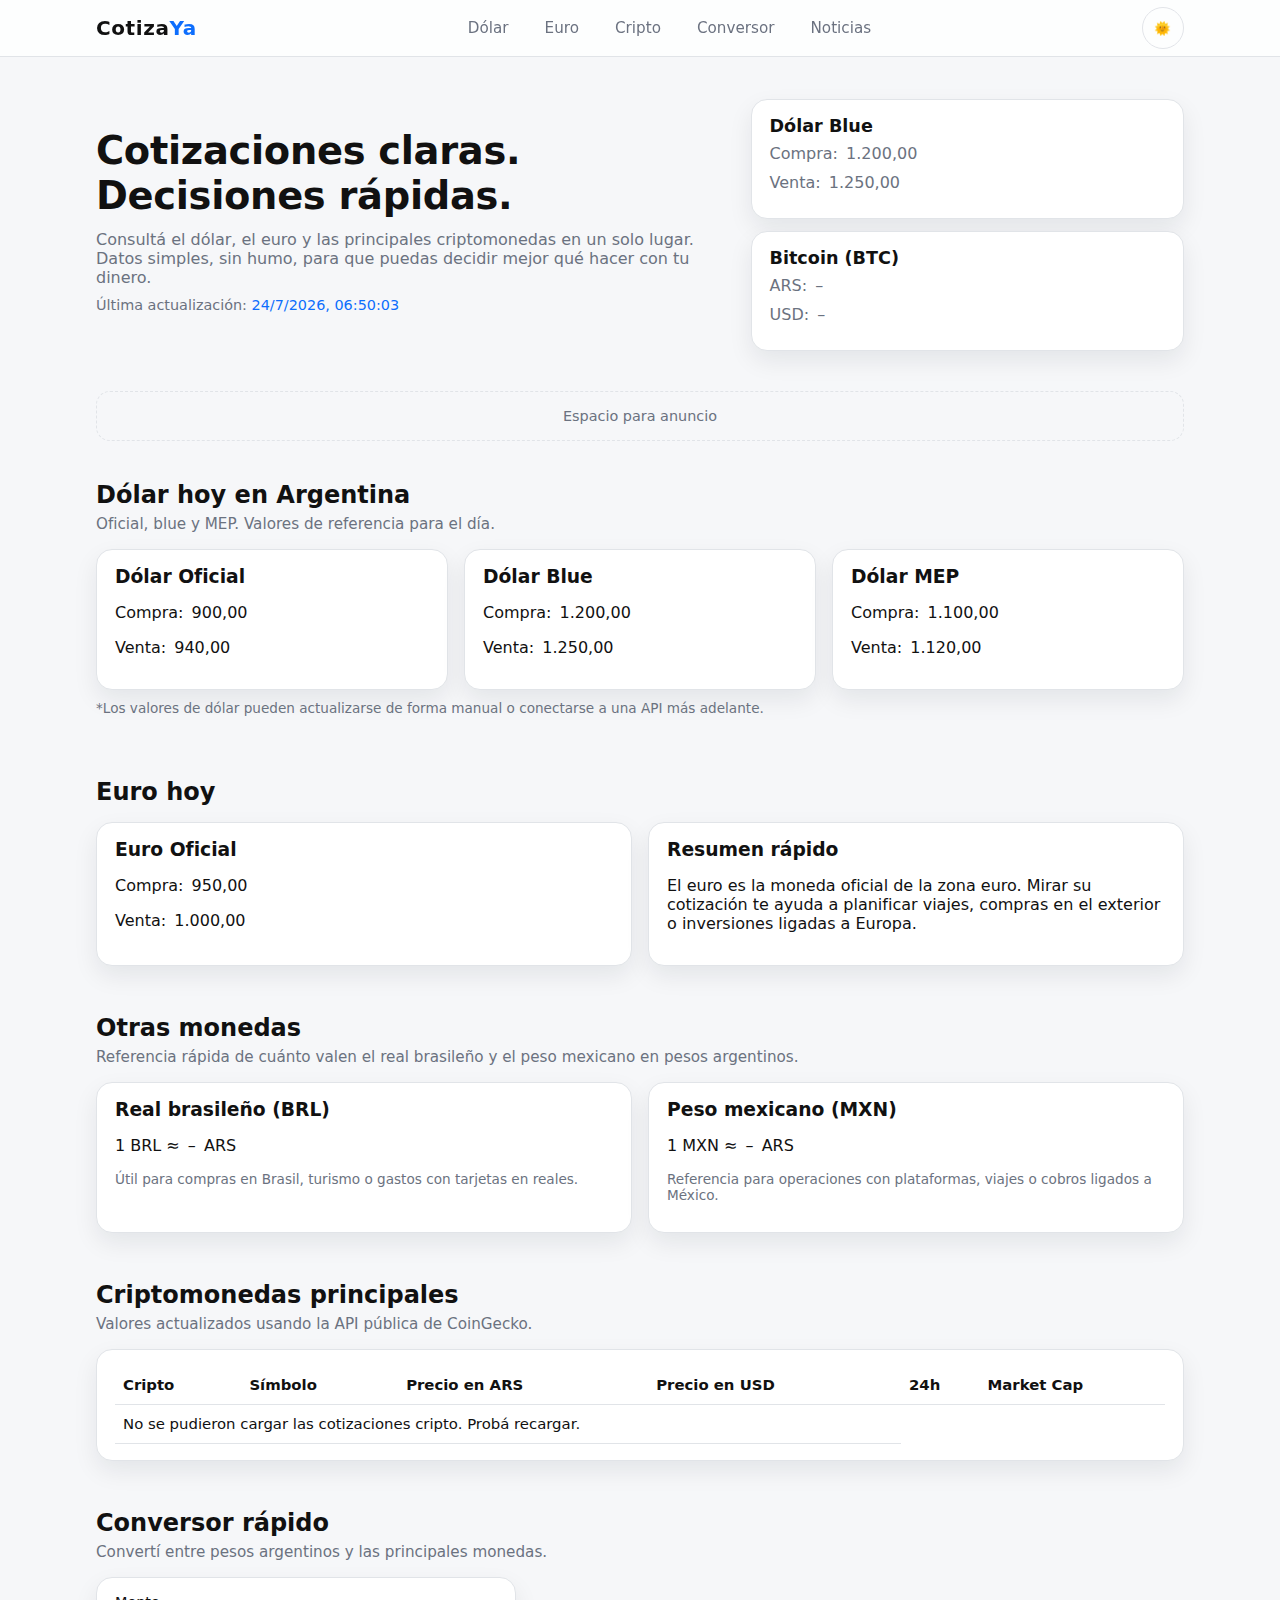
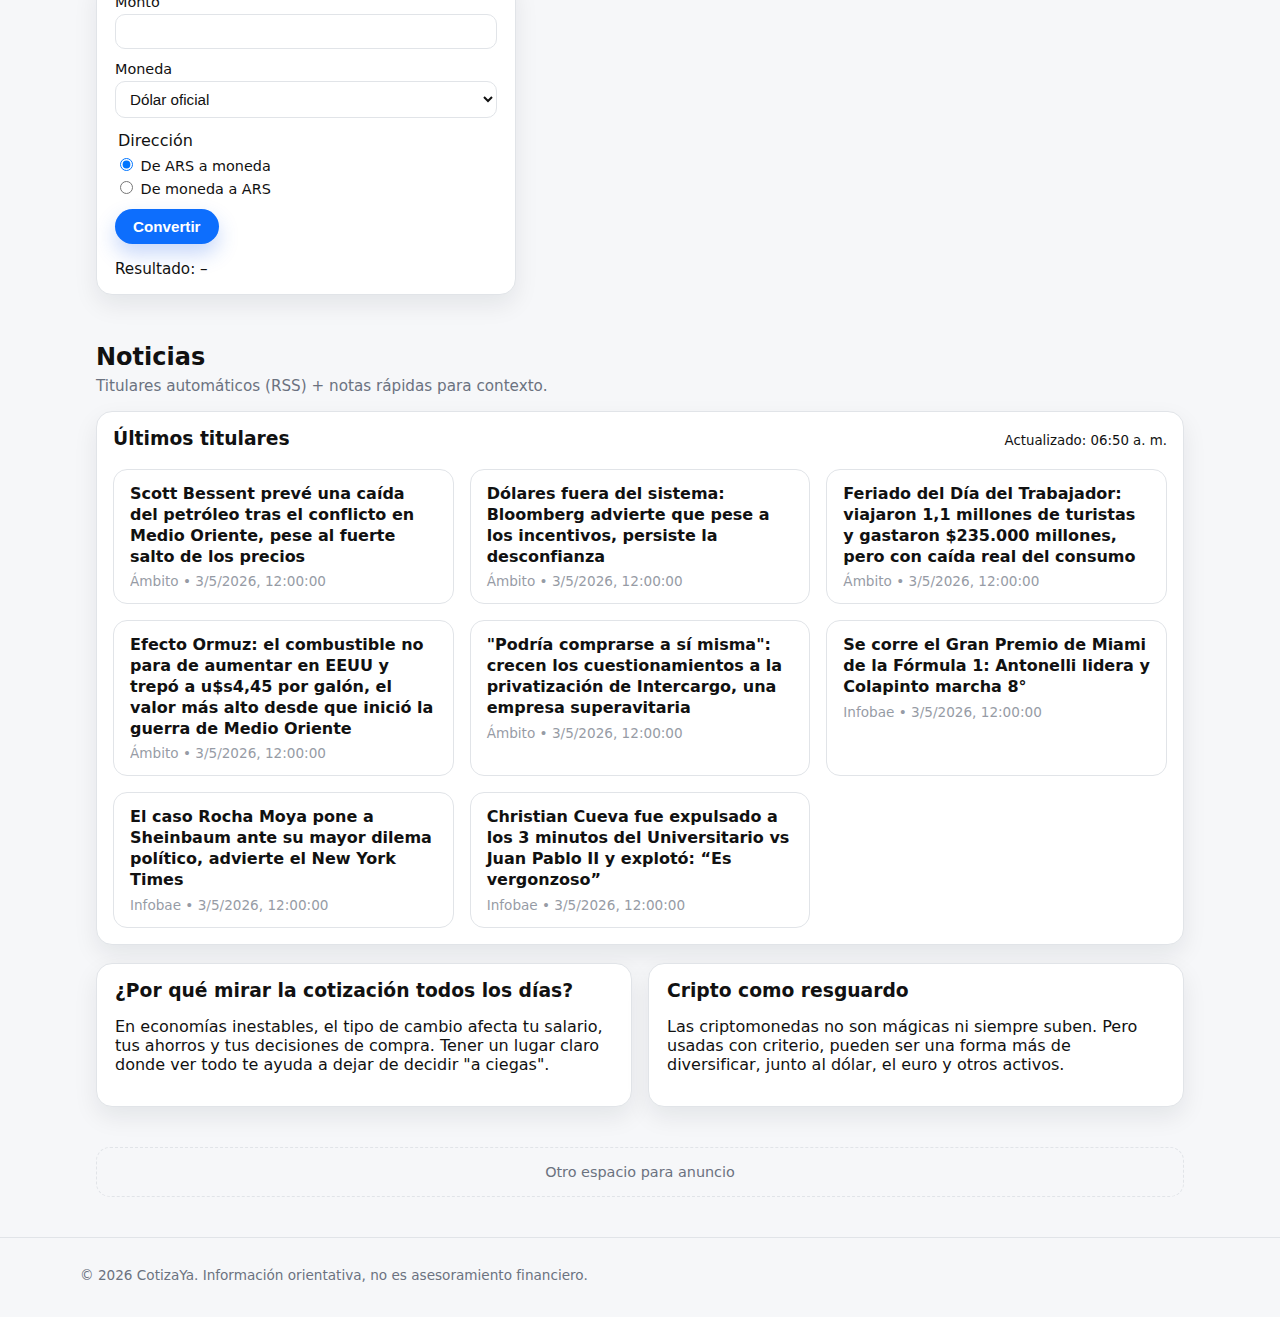
<file: index.html>
<!DOCTYPE html>
<html lang="es" data-theme="light">
<head>
  <meta charset="UTF-8" />
  <meta name="viewport" content="width=device-width, initial-scale=1.0" />

  <title>CotizaYa - Dólar, Euro y Cripto en tiempo real</title>
  <meta
    name="description"
    content="CotizaYa te muestra la cotización del dólar, euro y las principales criptomonedas en tiempo real. Conversores, tablas y datos claros en un solo lugar."
  />

  <link rel="stylesheet" href="styles.css" />
</head>

<body>
  <header class="topbar">
    <div class="container topbar-inner">
      <div class="logo">Cotiza<span>Ya</span></div>

      <nav class="nav">
        <a href="#dolar">Dólar</a>
        <a href="#euro">Euro</a>
        <a href="#cripto">Cripto</a>
        <a href="#conversor">Conversor</a>
        <a href="#noticias">Noticias</a>
      </nav>

      <button id="theme-toggle" class="theme-toggle" aria-label="Cambiar tema">🌞</button>
    </div>
  </header>

  <main class="container">
    <!-- HERO -->
    <section class="hero">
      <div class="hero-text">
        <h1>Cotizaciones claras. Decisiones rápidas.</h1>
        <p>
          Consultá el dólar, el euro y las principales criptomonedas en un solo lugar.
          Datos simples, sin humo, para que puedas decidir mejor qué hacer con tu dinero.
        </p>
        <p class="hero-update">
          Última actualización: <span id="last-update">–</span>
        </p>
      </div>

      <div class="hero-cards">
        <div class="card hero-card">
          <h2>Dólar Blue</h2>
          <p class="price">Compra: <span id="usd_blue_compra">–</span></p>
          <p class="price">Venta: <span id="usd_blue_venta">–</span></p>
        </div>

        <div class="card hero-card">
          <h2>Bitcoin (BTC)</h2>
          <p class="price">ARS: <span id="btc_ars">–</span></p>
          <p class="price">USD: <span id="btc_usd">–</span></p>
        </div>
      </div>
    </section>

    <!-- ADS -->
    <section class="ads-block">
      <div class="ad-placeholder">Espacio para anuncio</div>
    </section>

    <!-- DÓLAR -->
    <section id="dolar" class="section">
      <div class="section-header">
        <h2>Dólar hoy en Argentina</h2>
        <p class="section-subtitle">Oficial, blue y MEP. Valores de referencia para el día.</p>
      </div>

      <div class="grid-3">
        <div class="card">
          <h3>Dólar Oficial</h3>
          <p>Compra: <span id="usd_oficial_compra">–</span></p>
          <p>Venta: <span id="usd_oficial_venta">–</span></p>
        </div>

        <div class="card">
          <h3>Dólar Blue</h3>
          <p>Compra: <span id="usd_blue_compra_card">–</span></p>
          <p>Venta: <span id="usd_blue_venta_card">–</span></p>
        </div>

        <div class="card">
          <h3>Dólar MEP</h3>
          <p>Compra: <span id="usd_mep_compra">–</span></p>
          <p>Venta: <span id="usd_mep_venta">–</span></p>
        </div>
      </div>

      <p class="hint">
        *Los valores de dólar pueden actualizarse de forma manual o conectarse a una API más adelante.
      </p>
    </section>

    <!-- EURO -->
    <section id="euro" class="section">
      <div class="section-header">
        <h2>Euro hoy</h2>
      </div>

      <div class="grid-2">
        <div class="card">
          <h3>Euro Oficial</h3>
          <p>Compra: <span id="eur_oficial_compra">–</span></p>
          <p>Venta: <span id="eur_oficial_venta">–</span></p>
        </div>

        <div class="card">
          <h3>Resumen rápido</h3>
          <p>
            El euro es la moneda oficial de la zona euro. Mirar su cotización te ayuda a planificar
            viajes, compras en el exterior o inversiones ligadas a Europa.
          </p>
        </div>
      </div>
    </section>

    <!-- OTRAS MONEDAS -->
    <section id="otras-monedas" class="section">
      <div class="section-header">
        <h2>Otras monedas</h2>
        <p class="section-subtitle">
          Referencia rápida de cuánto valen el real brasileño y el peso mexicano en pesos argentinos.
        </p>
      </div>

      <div class="grid-2">
        <div class="card">
          <h3>Real brasileño (BRL)</h3>
          <p>1 BRL ≈ <span id="brl_ars">–</span> ARS</p>
          <p class="hint">Útil para compras en Brasil, turismo o gastos con tarjetas en reales.</p>
        </div>

        <div class="card">
          <h3>Peso mexicano (MXN)</h3>
          <p>1 MXN ≈ <span id="mxn_ars">–</span> ARS</p>
          <p class="hint">Referencia para operaciones con plataformas, viajes o cobros ligados a México.</p>
        </div>
      </div>
    </section>

    <!-- CRIPTO -->
    <section id="cripto" class="section">
      <div class="section-header">
        <h2>Criptomonedas principales</h2>
        <p class="section-subtitle">Valores actualizados usando la API pública de CoinGecko.</p>
      </div>

      <div class="table-wrapper card">
        <table>
          <thead>
            <tr>
              <th>Cripto</th>
              <th>Símbolo</th>
              <th>Precio en ARS</th>
              <th>Precio en USD</th>
              <th>24h</th>
              <th>Market Cap</th>
            </tr>
          </thead>

          <tbody id="crypto-table-body"></tbody>
        </table>
      </div>
    </section>

    <!-- CONVERSOR -->
    <section id="conversor" class="section">
      <div class="section-header">
        <h2>Conversor rápido</h2>
        <p class="section-subtitle">Convertí entre pesos argentinos y las principales monedas.</p>
      </div>

      <form id="converter-form" class="converter card">
        <div class="form-row">
          <label for="converter-amount">Monto</label>
          <input type="number" id="converter-amount" min="0" step="0.01" required />
        </div>

        <div class="form-row">
          <label for="converter-currency">Moneda</label>
          <select id="converter-currency" required>
            <option value="usd_oficial">Dólar oficial</option>
            <option value="usd_blue">Dólar blue</option>
            <option value="usd_mep">Dólar MEP</option>
            <option value="eur_oficial">Euro oficial</option>

            <option value="btc">Bitcoin (BTC)</option>
            <option value="eth">Ethereum (ETH)</option>
            <option value="usdt">Tether (USDT)</option>

            <option value="brl">Real brasileño (BRL)</option>
            <option value="mxn">Peso mexicano (MXN)</option>
          </select>
        </div>

        <div class="form-row form-row-inline">
          <span>Dirección</span>
          <label><input type="radio" name="direction" value="ars-to" checked /> De ARS a moneda</label>
          <label><input type="radio" name="direction" value="to-ars" /> De moneda a ARS</label>
        </div>

        <button type="submit" class="btn">Convertir</button>

        <p id="converter-result" class="converter-result">Resultado: –</p>
      </form>
    </section>

    <!-- NOTICIAS -->
<section id="noticias" class="section">
  <div class="section-header">
    <h2>Noticias</h2>
    <p class="section-subtitle">Titulares automáticos (RSS) + notas rápidas para contexto.</p>
  </div>

  <div class="news-box card">
    <div class="news-head">
      <h3>Últimos titulares</h3>
      <small id="news-status">Cargando…</small>
    </div>
    <div id="news-list" class="news-list"></div>
  </div>

  <div class="grid-2" style="margin-top: 18px;">
    <article class="card">
      <h3>¿Por qué mirar la cotización todos los días?</h3>
      <p>En economías inestables, el tipo de cambio afecta tu salario, tus ahorros y tus decisiones de compra. Tener un lugar claro donde ver todo te ayuda a dejar de decidir "a ciegas".</p>
    </article>

    <article class="card">
      <h3>Cripto como resguardo</h3>
      <p>Las criptomonedas no son mágicas ni siempre suben. Pero usadas con criterio, pueden ser una forma más de diversificar, junto al dólar, el euro y otros activos.</p>
    </article>
  </div>
</section>

    <!-- ADS -->
    <section class="ads-block">
      <div class="ad-placeholder">Otro espacio para anuncio</div>
    </section>
  </main>

  <footer class="footer">
    <div class="container footer-inner">
      <p>© <span id="year"></span> CotizaYa. Información orientativa, no es asesoramiento financiero.</p>
    </div>
  </footer>

  <!-- Cache-buster para que no te tome el JS viejo en Netlify -->
 <script type="module" src="js/script.js?v=2"></script>
</body>
</html>
</file>
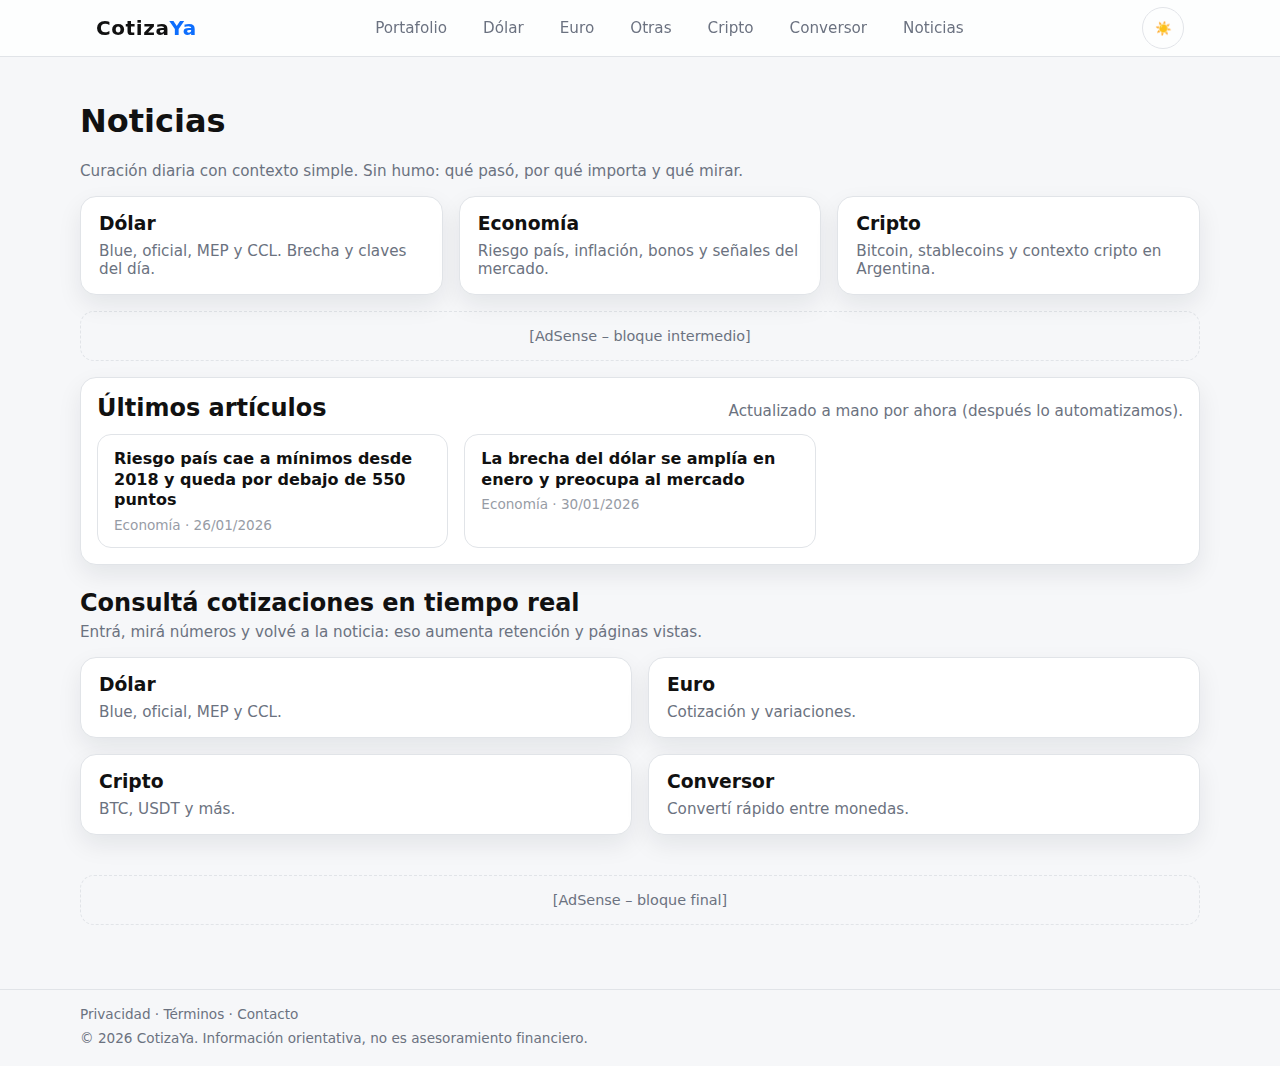
<file: noticias/index.html>
<!doctype html>
<html lang="es">
<head>
  <meta charset="utf-8" />
  <meta name="viewport" content="width=device-width, initial-scale=1" />

  <title>Noticias de dólar, economía y cripto | CotizaYa</title>
  <meta name="description" content="Noticias y análisis simple sobre dólar, economía y cripto. Brecha, MEP/CCL, riesgo país y mercado argentino." />
  <link rel="canonical" href="https://cotizaya.pages.dev/noticias/" />

  <meta property="og:title" content="Noticias | CotizaYa" />
  <meta property="og:description" content="Noticias y análisis simple sobre dólar, economía y cripto en Argentina." />
  <meta property="og:type" content="website" />
  <meta property="og:url" content="https://cotizaya.pages.dev/noticias/" />

  <link rel="icon" href="/favicon.ico" />
  <link rel="stylesheet" href="/styles.css" />
</head>

<body>
  <header class="topbar">
    <div class="container topbar-inner">
      <a href="/" class="logo">Cotiza<span>Ya</span></a>

      <nav class="nav">
        <a href="/portafolio">Portafolio</a>
        <a href="/dolar">Dólar</a>
        <a href="/euro">Euro</a>
        <a href="/otras">Otras</a>
        <a href="/cripto">Cripto</a>
        <a href="/conversor">Conversor</a>
        <a href="/noticias/" aria-current="page">Noticias</a>
      </nav>

      <button class="theme-toggle" id="themeToggle" aria-label="Cambiar tema">
        <!-- si ya tenés JS para el toggle, esto engancha igual -->
        ☀️
      </button>
    </div>
  </header>

  <main class="container section">
    <div class="section-header">
      <h1>Noticias</h1>
      <p class="section-subtitle">Curación diaria con contexto simple. Sin humo: qué pasó, por qué importa y qué mirar.</p>
    </div>

    <div class="grid-3">
      <a class="card" href="/noticias/dolar/">
        <h3>Dólar</h3>
        <p class="section-subtitle">Blue, oficial, MEP y CCL. Brecha y claves del día.</p>
      </a>

      <a class="card" href="/noticias/economia/">
        <h3>Economía</h3>
        <p class="section-subtitle">Riesgo país, inflación, bonos y señales del mercado.</p>
      </a>

      <a class="card" href="/noticias/cripto/">
        <h3>Cripto</h3>
        <p class="section-subtitle">Bitcoin, stablecoins y contexto cripto en Argentina.</p>
      </a>
    </div>

    <div class="ads-block">
      <div class="ad-placeholder">[AdSense – bloque intermedio]</div>
    </div>

    <section class="news-box">
      <div class="news-head">
        <h2 style="margin:0">Últimos artículos</h2>
        <span class="section-subtitle">Actualizado a mano por ahora (después lo automatizamos).</span>
      </div>

      <div class="news-list">
        <a class="news-item" href="/noticias/economia/riesgo-pais-550/">
          <div class="news-title">Riesgo país cae a mínimos desde 2018 y queda por debajo de 550 puntos</div>
          <div class="news-meta">Economía · 26/01/2026</div>
        </a>

        <a class="news-item" href="/noticias/economia/dolar-brecha-enero/">
          <div class="news-title">La brecha del dólar se amplía en enero y preocupa al mercado</div>
          <div class="news-meta">Economía · 30/01/2026</div>
        </a>
      </div>
    </section>

    <section class="section">
      <div class="section-header">
        <h2>Consultá cotizaciones en tiempo real</h2>
        <p class="section-subtitle">Entrá, mirá números y volvé a la noticia: eso aumenta retención y páginas vistas.</p>
      </div>

      <div class="grid-2">
        <a class="card" href="/dolar/"><h3>Dólar</h3><p class="section-subtitle">Blue, oficial, MEP y CCL.</p></a>
        <a class="card" href="/euro/"><h3>Euro</h3><p class="section-subtitle">Cotización y variaciones.</p></a>
        <a class="card" href="/cripto/"><h3>Cripto</h3><p class="section-subtitle">BTC, USDT y más.</p></a>
        <a class="card" href="/conversor/"><h3>Conversor</h3><p class="section-subtitle">Convertí rápido entre monedas.</p></a>
      </div>
    </section>

    <div class="ads-block">
      <div class="ad-placeholder">[AdSense – bloque final]</div>
    </div>
  </main>

  <footer class="footer">
    <div class="container footer-inner">
      <a href="/privacy.html">Privacidad</a> · <a href="/terms.html">Términos</a> · <a href="/contact.html">Contacto</a>
      <div style="margin-top:8px">© 2026 CotizaYa. Información orientativa, no es asesoramiento financiero.</div>
    </div>
  </footer>

  <!-- Si ya tenés tu JS de tema global, no hace falta nada acá -->
</body>
</html>
</file>
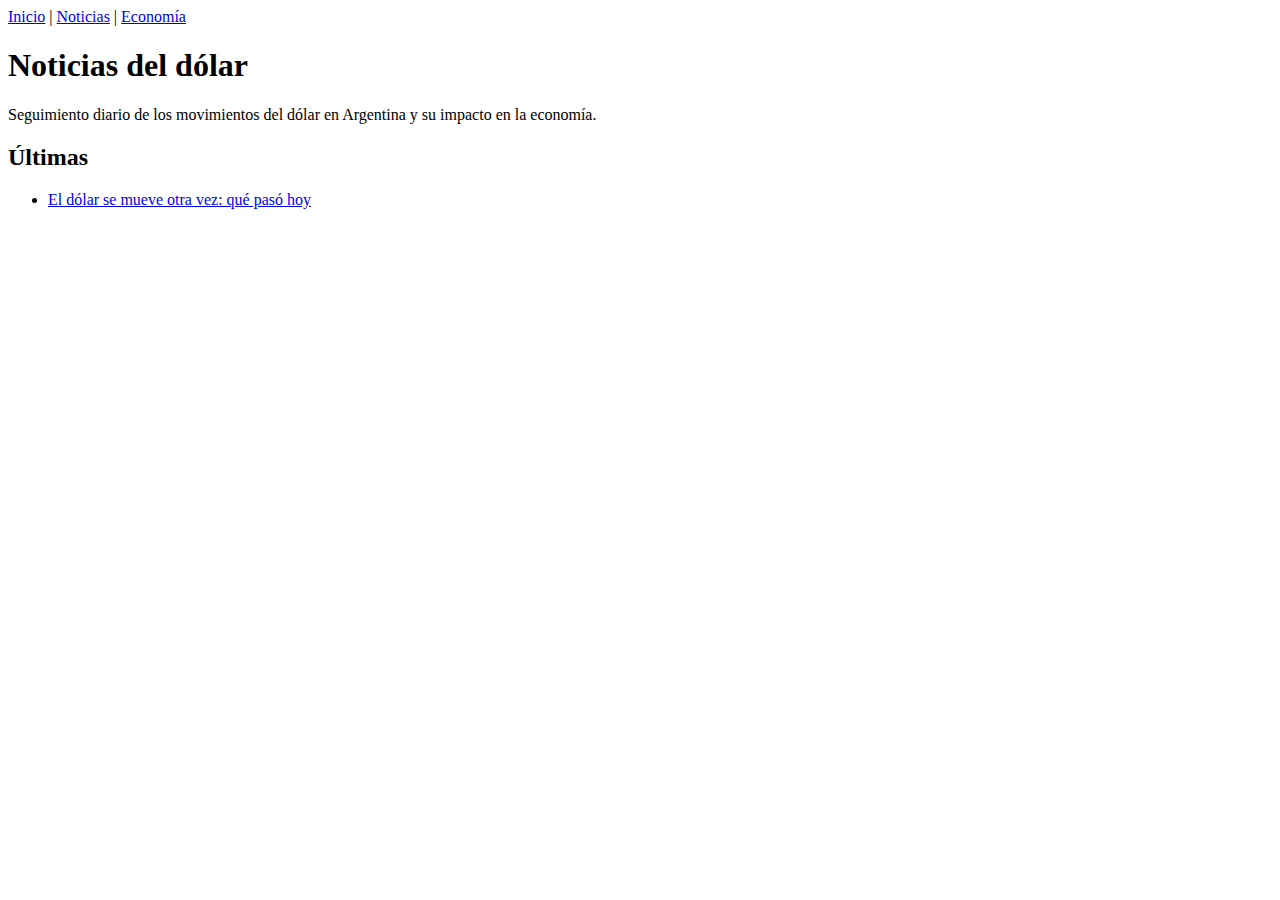
<file: noticias/dolar/index.html>
<!DOCTYPE html>
<html lang="es">
<head>
  <meta charset="UTF-8" />
  <meta name="viewport" content="width=device-width, initial-scale=1" />
  <title>Noticias del dólar hoy | CotizaYa</title>
  <meta name="description" content="Últimas noticias del dólar en Argentina. Movimientos, contexto y cotizaciones actualizadas." />
</head>
<body>

  <nav style="margin-bottom:16px">
    <a href="/">Inicio</a> |
    <a href="/noticias/">Noticias</a> |
    <a href="/noticias/economia/">Economía</a>
  </nav>

  <h1>Noticias del dólar</h1>
  <p>Seguimiento diario de los movimientos del dólar en Argentina y su impacto en la economía.</p>

  <h2>Últimas</h2>
  <ul>
    <li><a href="dolar-se-mueve-hoy.html">El dólar se mueve otra vez: qué pasó hoy</a></li>
  </ul>

</body>
</html>
</file>
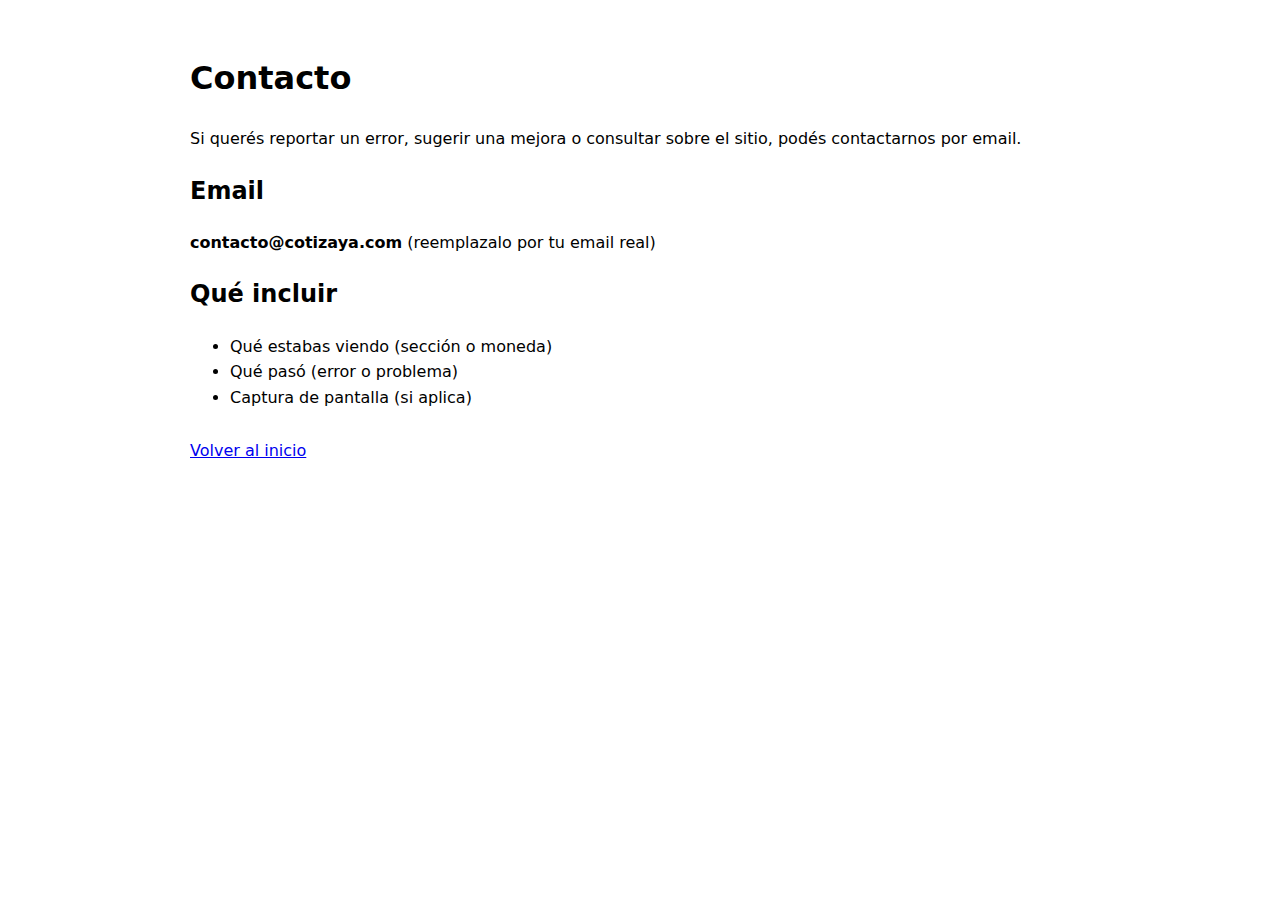
<file: contact.html>
<!DOCTYPE html>
<html lang="es-AR">
<head>
  <meta charset="UTF-8" />
  <meta name="viewport" content="width=device-width, initial-scale=1.0" />
  <title>Contacto | CotizaYa</title>
  <meta name="robots" content="index,follow" />
</head>
<body>
  <main style="max-width:900px;margin:0 auto;padding:24px;font-family:system-ui,-apple-system,Segoe UI,Roboto,Arial,sans-serif;line-height:1.6;">
    <h1>Contacto</h1>
    <p>
      Si querés reportar un error, sugerir una mejora o consultar sobre el sitio, podés contactarnos por email.
    </p>

    <h2>Email</h2>
    <p>
      <strong>contacto@cotizaya.com</strong> (reemplazalo por tu email real)
    </p>

    <h2>Qué incluir</h2>
    <ul>
      <li>Qué estabas viendo (sección o moneda)</li>
      <li>Qué pasó (error o problema)</li>
      <li>Captura de pantalla (si aplica)</li>
    </ul>

    <p style="margin-top:28px;">
      <a href="/" rel="nofollow">Volver al inicio</a>
    </p>
  </main>
</body>
</html>
</file>
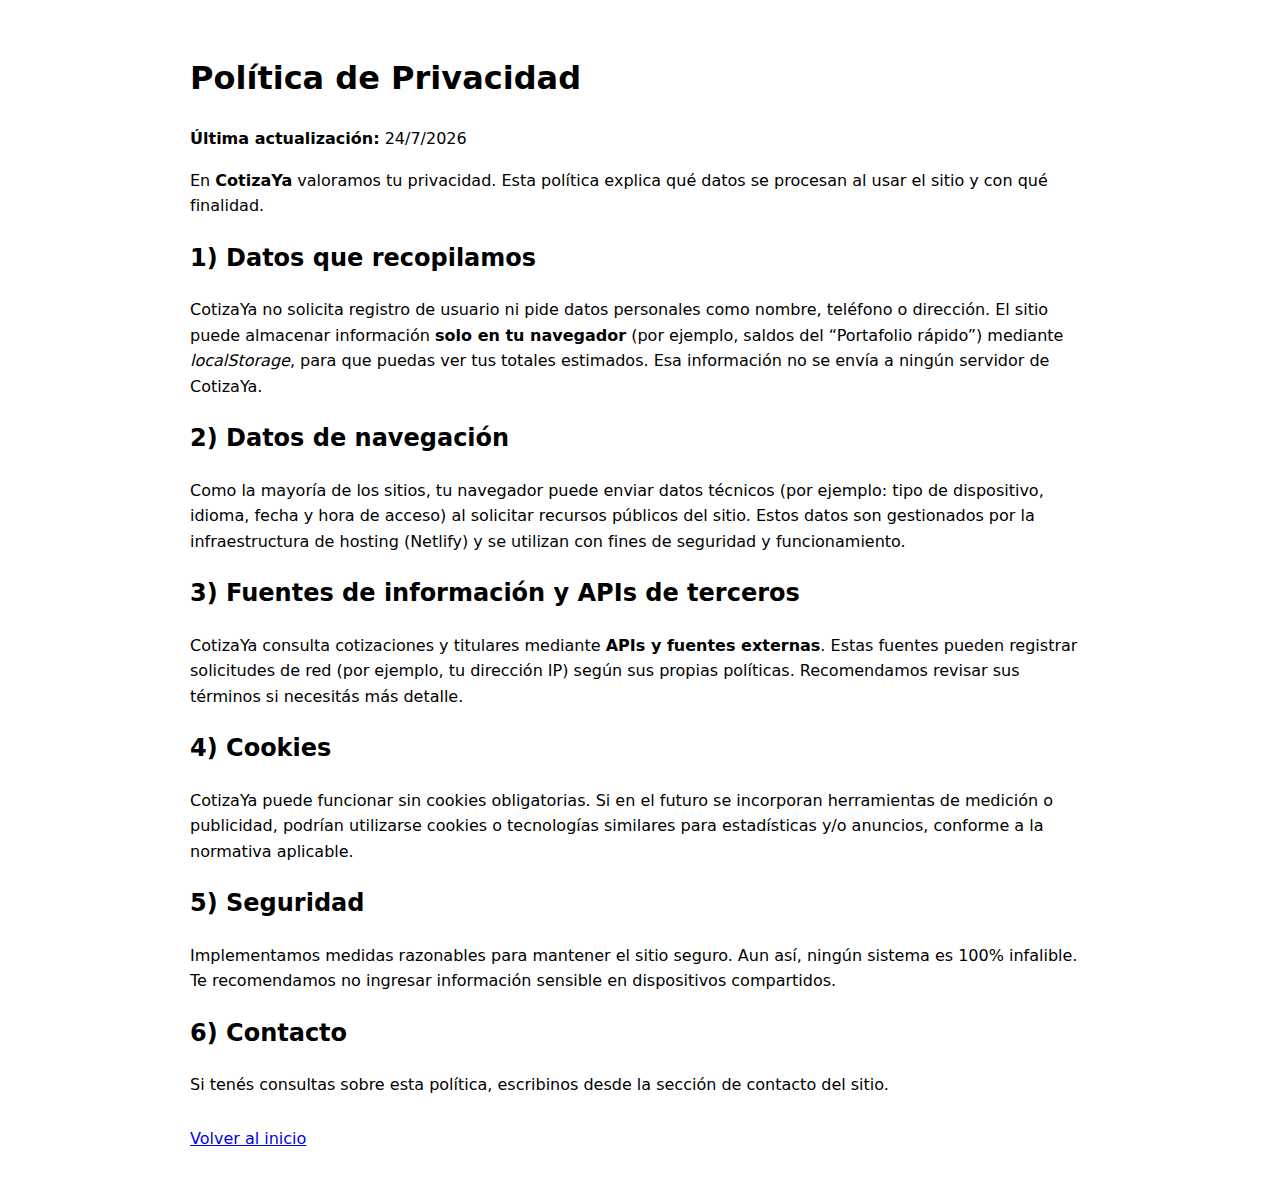
<file: privacy.html>
<!DOCTYPE html>
<html lang="es-AR">
<head>
  <meta charset="UTF-8" />
  <meta name="viewport" content="width=device-width, initial-scale=1.0" />
  <title>Política de Privacidad | CotizaYa</title>
  <meta name="robots" content="index,follow" />
</head>
<body>
  <main style="max-width:900px;margin:0 auto;padding:24px;font-family:system-ui,-apple-system,Segoe UI,Roboto,Arial,sans-serif;line-height:1.6;">
    <h1>Política de Privacidad</h1>
    <p><strong>Última actualización:</strong> <span id="d"></span></p>

    <p>
      En <strong>CotizaYa</strong> valoramos tu privacidad. Esta política explica qué datos se procesan al usar el sitio y con qué finalidad.
    </p>

    <h2>1) Datos que recopilamos</h2>
    <p>
      CotizaYa no solicita registro de usuario ni pide datos personales como nombre, teléfono o dirección.
      El sitio puede almacenar información <strong>solo en tu navegador</strong> (por ejemplo, saldos del “Portafolio rápido”) mediante <em>localStorage</em>,
      para que puedas ver tus totales estimados. Esa información no se envía a ningún servidor de CotizaYa.
    </p>

    <h2>2) Datos de navegación</h2>
    <p>
      Como la mayoría de los sitios, tu navegador puede enviar datos técnicos (por ejemplo: tipo de dispositivo, idioma, fecha y hora de acceso)
      al solicitar recursos públicos del sitio. Estos datos son gestionados por la infraestructura de hosting (Netlify) y se utilizan con fines de seguridad y funcionamiento.
    </p>

    <h2>3) Fuentes de información y APIs de terceros</h2>
    <p>
      CotizaYa consulta cotizaciones y titulares mediante <strong>APIs y fuentes externas</strong>. Estas fuentes pueden registrar solicitudes de red
      (por ejemplo, tu dirección IP) según sus propias políticas. Recomendamos revisar sus términos si necesitás más detalle.
    </p>

    <h2>4) Cookies</h2>
    <p>
      CotizaYa puede funcionar sin cookies obligatorias. Si en el futuro se incorporan herramientas de medición o publicidad,
      podrían utilizarse cookies o tecnologías similares para estadísticas y/o anuncios, conforme a la normativa aplicable.
    </p>

    <h2>5) Seguridad</h2>
    <p>
      Implementamos medidas razonables para mantener el sitio seguro. Aun así, ningún sistema es 100% infalible.
      Te recomendamos no ingresar información sensible en dispositivos compartidos.
    </p>

    <h2>6) Contacto</h2>
    <p>
      Si tenés consultas sobre esta política, escribinos desde la sección de contacto del sitio.
    </p>

    <p style="margin-top:28px;">
      <a href="/" rel="nofollow">Volver al inicio</a>
    </p>
  </main>

  <script>
    document.getElementById("d").textContent = new Date().toLocaleDateString("es-AR");
  </script>
</body>
</html>
</file>
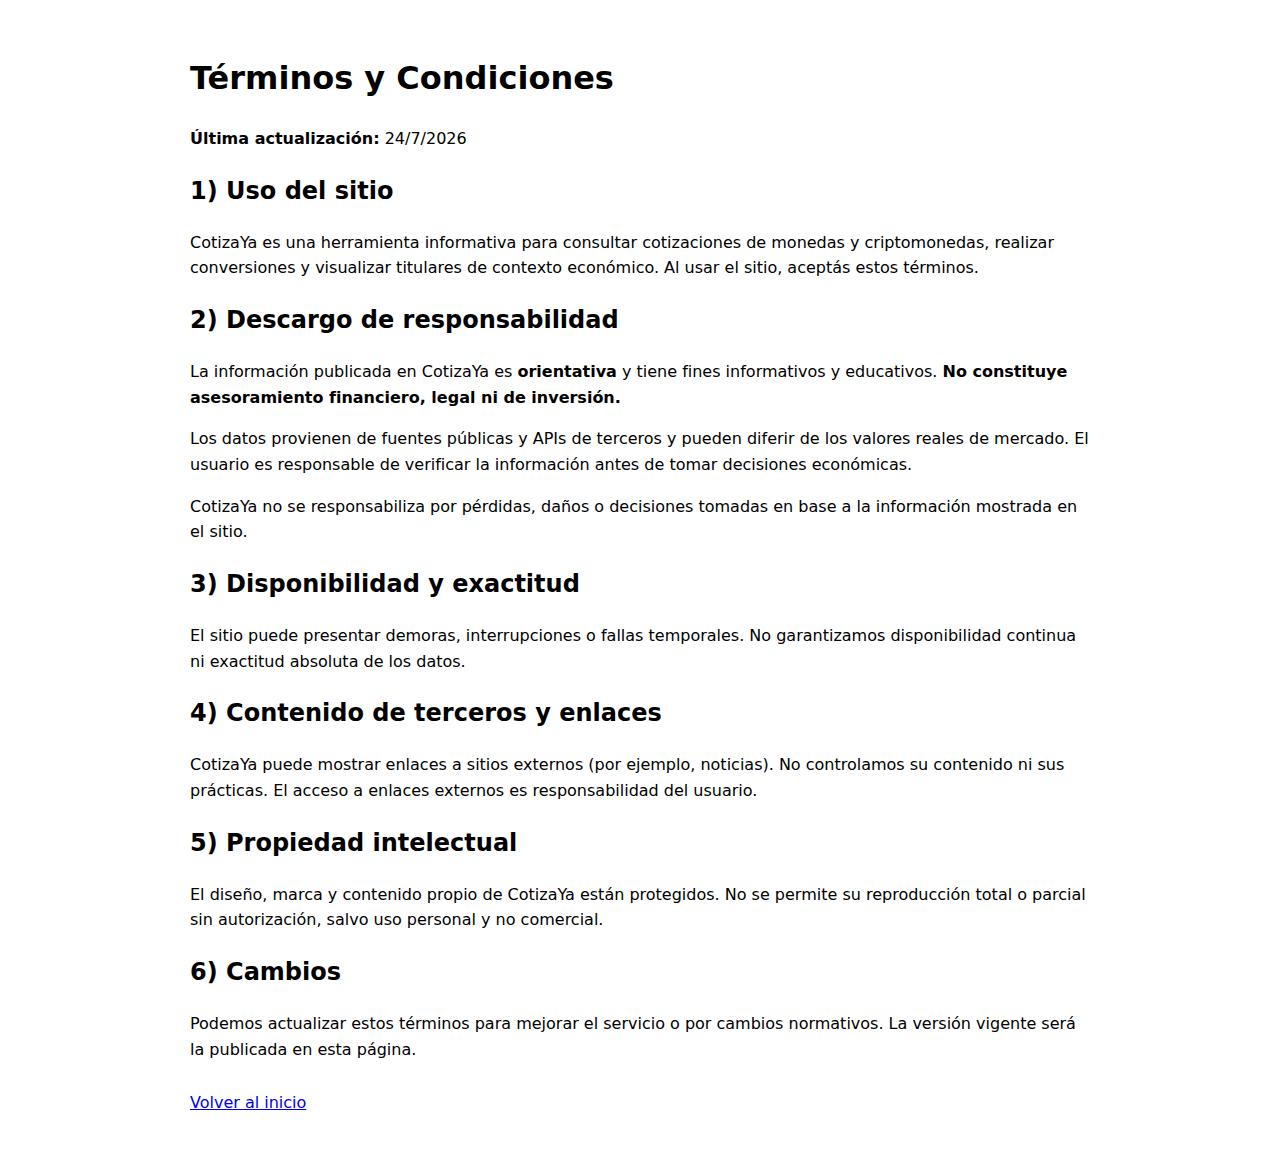
<file: terms.html>
<!DOCTYPE html>
<html lang="es-AR">
<head>
  <meta charset="UTF-8" />
  <meta name="viewport" content="width=device-width, initial-scale=1.0" />
  <title>Términos y Condiciones | CotizaYa</title>
  <meta name="robots" content="index,follow" />
</head>
<body>
  <main style="max-width:900px;margin:0 auto;padding:24px;font-family:system-ui,-apple-system,Segoe UI,Roboto,Arial,sans-serif;line-height:1.6;">
    <h1>Términos y Condiciones</h1>
    <p><strong>Última actualización:</strong> <span id="d"></span></p>

    <h2>1) Uso del sitio</h2>
    <p>
      CotizaYa es una herramienta informativa para consultar cotizaciones de monedas y criptomonedas,
      realizar conversiones y visualizar titulares de contexto económico. Al usar el sitio, aceptás estos términos.
    </p>

    <h2>2) Descargo de responsabilidad</h2>
    <p>
      La información publicada en CotizaYa es <strong>orientativa</strong> y tiene fines informativos y educativos.
      <strong>No constituye asesoramiento financiero, legal ni de inversión.</strong>
    </p>
    <p>
      Los datos provienen de fuentes públicas y APIs de terceros y pueden diferir de los valores reales de mercado.
      El usuario es responsable de verificar la información antes de tomar decisiones económicas.
    </p>
    <p>
      CotizaYa no se responsabiliza por pérdidas, daños o decisiones tomadas en base a la información mostrada en el sitio.
    </p>

    <h2>3) Disponibilidad y exactitud</h2>
    <p>
      El sitio puede presentar demoras, interrupciones o fallas temporales. No garantizamos disponibilidad continua ni exactitud absoluta de los datos.
    </p>

    <h2>4) Contenido de terceros y enlaces</h2>
    <p>
      CotizaYa puede mostrar enlaces a sitios externos (por ejemplo, noticias). No controlamos su contenido ni sus prácticas.
      El acceso a enlaces externos es responsabilidad del usuario.
    </p>

    <h2>5) Propiedad intelectual</h2>
    <p>
      El diseño, marca y contenido propio de CotizaYa están protegidos. No se permite su reproducción total o parcial sin autorización,
      salvo uso personal y no comercial.
    </p>

    <h2>6) Cambios</h2>
    <p>
      Podemos actualizar estos términos para mejorar el servicio o por cambios normativos. La versión vigente será la publicada en esta página.
    </p>

    <p style="margin-top:28px;">
      <a href="/" rel="nofollow">Volver al inicio</a>
    </p>
  </main>

  <script>
    document.getElementById("d").textContent = new Date().toLocaleDateString("es-AR");
  </script>
</body>
</html>
</file>
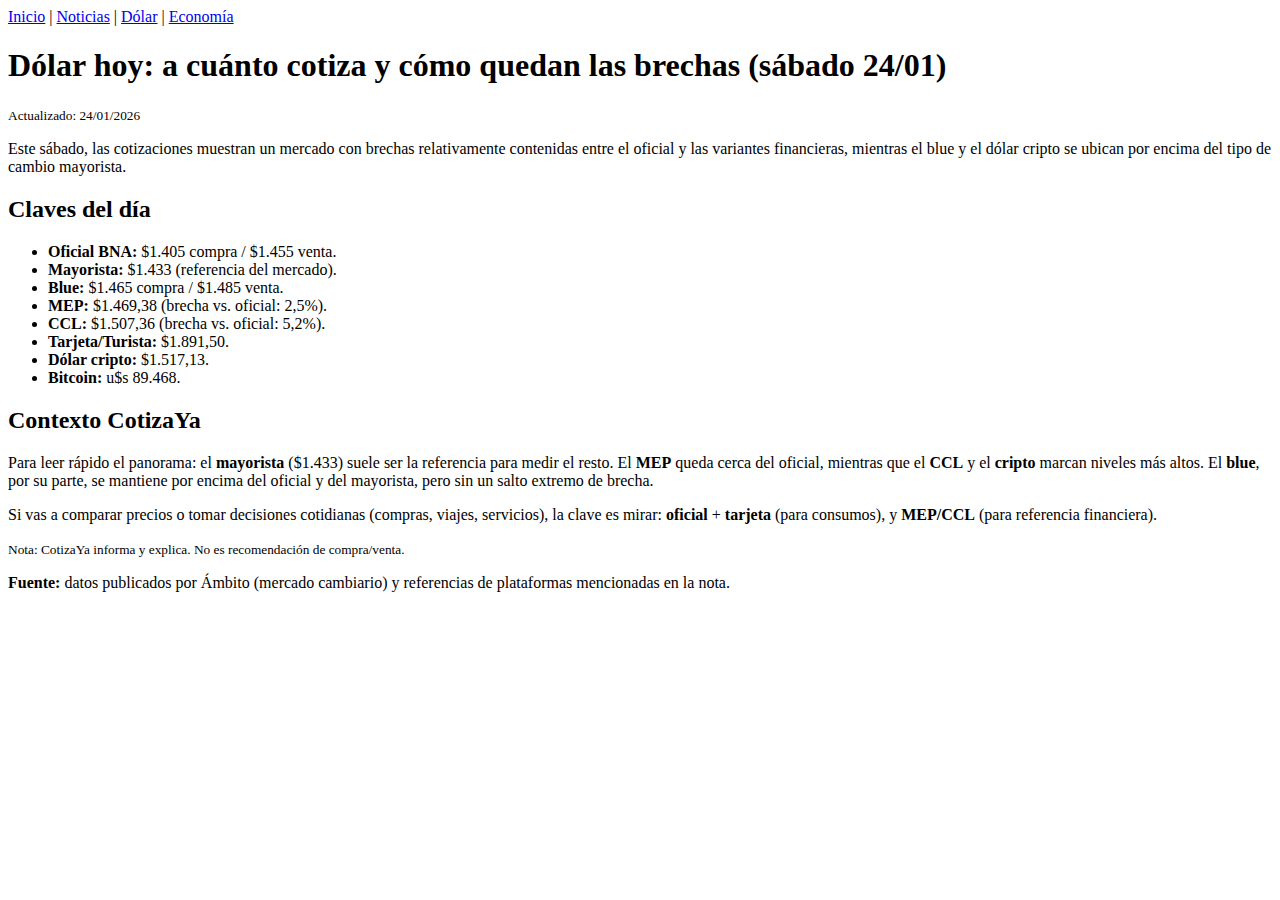
<file: noticias/dolar/Dolar-se-mueve-hoy.html>
<!DOCTYPE html>
<html lang="es">
<head>
  <meta charset="UTF-8" />
  <meta name="viewport" content="width=device-width, initial-scale=1" />
  <title>Dólar hoy: cotizaciones y brechas este sábado 24/01 | CotizaYa</title>
  <meta name="description" content="Cotizaciones del dólar oficial, blue, MEP, CCL, tarjeta y cripto. Resumen rápido y brechas para entender el movimiento del día." />
</head>
<body>

  <nav style="margin-bottom:16px">
    <a href="/">Inicio</a> |
    <a href="/noticias/">Noticias</a> |
    <a href="/noticias/dolar/">Dólar</a> |
    <a href="/noticias/economia/">Economía</a>
  </nav>

  <article>
    <header>
      <h1>Dólar hoy: a cuánto cotiza y cómo quedan las brechas (sábado 24/01)</h1>
      <p><small>Actualizado: <time datetime="2026-01-24">24/01/2026</time></small></p>
      <p>
        Este sábado, las cotizaciones muestran un mercado con brechas relativamente contenidas entre el oficial y las variantes financieras,
        mientras el blue y el dólar cripto se ubican por encima del tipo de cambio mayorista.
      </p>
    </header>

    <section>
      <h2>Claves del día</h2>
      <ul>
        <li><strong>Oficial BNA:</strong> $1.405 compra / $1.455 venta.</li>
        <li><strong>Mayorista:</strong> $1.433 (referencia del mercado).</li>
        <li><strong>Blue:</strong> $1.465 compra / $1.485 venta.</li>
        <li><strong>MEP:</strong> $1.469,38 (brecha vs. oficial: 2,5%).</li>
        <li><strong>CCL:</strong> $1.507,36 (brecha vs. oficial: 5,2%).</li>
        <li><strong>Tarjeta/Turista:</strong> $1.891,50.</li>
        <li><strong>Dólar cripto:</strong> $1.517,13.</li>
        <li><strong>Bitcoin:</strong> u$s 89.468.</li>
      </ul>
    </section>

    <section>
      <h2>Contexto CotizaYa</h2>
      <p>
        Para leer rápido el panorama: el <strong>mayorista</strong> ($1.433) suele ser la referencia para medir el resto.
        El <strong>MEP</strong> queda cerca del oficial, mientras que el <strong>CCL</strong> y el <strong>cripto</strong> marcan niveles más altos.
        El <strong>blue</strong>, por su parte, se mantiene por encima del oficial y del mayorista, pero sin un salto extremo de brecha.
      </p>
      <p>
        Si vas a comparar precios o tomar decisiones cotidianas (compras, viajes, servicios), la clave es mirar:
        <strong>oficial</strong> + <strong>tarjeta</strong> (para consumos), y <strong>MEP/CCL</strong> (para referencia financiera).
      </p>
      <p><small>Nota: CotizaYa informa y explica. No es recomendación de compra/venta.</small></p>
    </section>

    <footer>
      <p>
        <strong>Fuente:</strong> datos publicados por Ámbito (mercado cambiario) y referencias de plataformas mencionadas en la nota.
      </p>
    </footer>
  </article>

</body>
</html>
</file>
<file: styles.css>
/* =========================
   CotizaYa - styles.css (limpio y consistente)
   Tema: variables + body.dark (alineado a tu JS)
   ========================= */

/* ======= VARIABLES DEL TEMA ======= */
:root{
  --bg-color:#f6f7f9;
  --text-color:#111111;
  --muted-text:#6b7280;

  --card-bg:#ffffff;
  --border-color:#e1e4e8;

  --accent:#0d6efd;      /* azul fintech */
  --accent-soft:#e3f2ff; /* fondo suave */

  --shadow-soft:0 10px 25px rgba(15,23,42,.08);

  /* deltas (para flechas/porcentajes si lo agregamos en JS) */
  --up:#22c55e;
  --down:#ef4444;
}
body {
  background: var(--bg-color);
  color: var(--text-color);
  transition: background-color .3s ease, color .3s ease;
}
/* TEMA OSCURO (tu JS usa body.dark) */
body.dark{
  --bg-color:#05070a;
  --text-color:#f9fafb;
  --muted-text:#9ca3af;

  --card-bg:#111827;
  --border-color:#1f2937;

  --accent:#22c55e;
  --accent-soft:#052e16;

  --shadow-soft:0 10px 30px rgba(0,0,0,.6);
}

/* ======= RESETEO ======= */
*,
*::before,
*::after{ box-sizing:border-box; }

html{ scroll-behavior:smooth; }

body{
  margin:0;
  font-family:system-ui,-apple-system,BlinkMacSystemFont,"Segoe UI",sans-serif;
  background-color:var(--bg-color);
  color:var(--text-color);
  -webkit-font-smoothing:antialiased;
}

img{ max-width:100%; display:block; }

a{ text-decoration:none; color:inherit; }

/* ======= LAYOUT ======= */
.container{
  width:100%;
  max-width:1120px;
  margin:0 auto;
  padding:0 16px;
}

/* ======= TOPBAR ======= */
.topbar{
  position:sticky;
  top:0;
  z-index:20;
  backdrop-filter:blur(10px);
  background-color:color-mix(in srgb, var(--card-bg) 80%, transparent);
  border-bottom:1px solid var(--border-color);
}

.topbar-inner{
  display:flex;
  align-items:center;
  justify-content:space-between;
  gap:16px;
  min-height:56px;
}

.logo{
  font-weight:700;
  font-size:1.25rem;
  letter-spacing:.03em;
}
.logo span{ color:var(--accent); }

.nav{
  display:flex;
  align-items:center;
  gap:16px;
  font-size:.95rem;
}
.nav a{
  padding:6px 10px;
  border-radius:999px;
  color:var(--muted-text);
  transition:background-color .15s ease, color .15s ease, transform .1s ease;
}
.nav a:hover{
  background-color:var(--accent-soft);
  color:var(--accent);
  transform:translateY(-1px);
}

.theme-toggle{
  display:flex;
  align-items:center;
  justify-content:center;
  width:42px;
  height:42px;
  border-radius:999px;
  border:1px solid var(--border-color);
  background:transparent;
  cursor:pointer;
  transition:background-color .15s ease, transform .1s ease, border-color .15s ease;
}
.theme-toggle:hover{
  background-color:var(--accent-soft);
  border-color:var(--accent);
  transform:translateY(-1px);
}
.theme-toggle svg{ display:block; }

/* ======= HERO ======= */
.hero{
  display:grid;
  grid-template-columns:minmax(0,1.6fr) minmax(0,1.1fr);
  gap:24px;
  padding:42px 0 24px;
  align-items:center;
}

.hero h1{
  font-size:clamp(1.9rem,3vw,2.4rem);
  margin:0 0 12px;
  letter-spacing:-.3px;
}
.hero p{
  margin:0 0 10px;
  color:var(--muted-text);
}

.hero-update{
  font-size:.9rem;
  color:var(--muted-text);
}
.hero-update span{
  color:var(--accent);
  font-weight:500;
}

.hero-cards{ display:grid; gap:12px; }

.hero-card{
  box-shadow:var(--shadow-soft);
  transition:transform .2s ease, box-shadow .2s ease;
}
.hero-card:hover{
  transform:translateY(-2px);
  box-shadow:0 16px 40px rgba(0,0,0,.12);
}
.hero-card h2{
  margin:0 0 8px;
  font-size:1.1rem;
}
.price{ margin:4px 0; }

/* ====== ANIMACIONES DE CAMBIO DE PRECIO ====== */
.price span,
.card span{
  border-radius:6px;
  padding:1px 3px;
  transition:background-color .4s ease;
}

.price-up{ animation:priceUp .7s ease-out; }
.price-down{ animation:priceDown .7s ease-out; }

@keyframes priceUp{
  0%{ background-color:rgba(34,197,94,.28); }
  100%{ background-color:transparent; }
}
@keyframes priceDown{
  0%{ background-color:rgba(239,68,68,.3); }
  100%{ background-color:transparent; }
}

/* ======= CARDS ======= */
.card{
  background-color:var(--card-bg);
  border:1px solid var(--border-color);
  border-radius:16px;
  padding:16px 18px;
  box-shadow:var(--shadow-soft);
}
.card h3{ margin:0 0 8px; }

/* ======= SECCIONES ======= */
.section{ padding:24px 0; }

.section-header{ margin-bottom:16px; }
.section-header h2{ margin:0 0 6px; }

.section-subtitle{
  margin:0;
  font-size:.95rem;
  color:var(--muted-text);
}

/* ======= GRIDS ======= */
.grid-3{
  display:grid;
  grid-template-columns:repeat(3, minmax(0,1fr));
  gap:16px;
}
.grid-2{
  display:grid;
  grid-template-columns:repeat(2, minmax(0,1fr));
  gap:16px;
}

/* ======= TABLAS ======= */
.table-wrapper{ overflow-x:auto; }

table{
  width:100%;
  border-collapse:collapse;
  font-size:.93rem;
}
th, td{
  padding:10px 8px;
  text-align:left;
  border-bottom:1px solid var(--border-color);
}
th{ font-weight:600; }

/* ======= CONVERSOR ======= */
.converter{
  display:flex;
  flex-direction:column;
  gap:12px;
  max-width:420px;
}

.form-row{
  display:flex;
  flex-direction:column;
  gap:4px;
}

label{ font-size:.9rem; }

input[type="number"],
select{
  padding:8px 10px;
  border-radius:10px;
  border:1px solid var(--border-color);
  background-color:color-mix(in srgb, var(--card-bg) 96%, transparent);
  color:var(--text-color);
  font-size:.95rem;
}

input[type="number"]:focus,
select:focus{
  outline:2px solid var(--accent-soft);
  border-color:var(--accent);
}

.btn{
  border:none;
  border-radius:999px;
  padding:9px 18px;
  background-color:var(--accent);
  color:#fff;
  font-weight:600;
  font-size:.95rem;
  cursor:pointer;
  align-self:flex-start;
  transition:transform .1s ease, box-shadow .15s ease, background-color .15s ease;
  box-shadow:0 10px 20px rgba(37,99,235,.25);
}
body.dark .btn{
  box-shadow:0 10px 20px rgba(34,197,94,.18);
}

.btn:hover{
  transform:translateY(-1px);
  box-shadow:0 14px 30px rgba(37,99,235,.35);
}
body.dark .btn:hover{
  box-shadow:0 14px 30px rgba(34,197,94,.25);
}

.converter-result{
  font-size:.95rem;
  margin:4px 0 0;
}

/* ======= HINT ======= */
.hint{
  font-size:.85rem;
  color:var(--muted-text);
  margin-top:10px;
}

/* ======= ADS ======= */
.ads-block{ padding:16px 0; }

.ad-placeholder{
  border-radius:14px;
  border:1px dashed var(--border-color);
  padding:16px;
  text-align:center;
  font-size:.9rem;
  color:var(--muted-text);
}

/* ======= NOTICIAS ======= */
.news-box{
  border:1px solid var(--border-color);
  border-radius:16px;
  padding:16px;
  background:var(--card-bg);
  box-shadow:var(--shadow-soft);
}

.news-head{
  display:flex;
  align-items:baseline;
  justify-content:space-between;
  gap:10px;
  margin-bottom:10px;
}

.news-list{
  display:grid;
  gap:12px;
  margin-top:12px;
}

.news-item{
  display:block;
  padding:14px 16px;
  border-radius:14px;
  text-decoration:none;
  border:1px solid var(--border-color);
  transition:background .15s ease, transform .12s ease;
}

.news-item:hover{
  background:color-mix(in srgb, var(--card-bg) 86%, var(--accent-soft));
  transform:translateY(-1px);
}

.news-title{
  font-weight:600;
  line-height:1.3;
}

.news-meta{
  opacity:.7;
  font-size:.85rem;
  margin-top:6px;
  color:var(--muted-text);
}

/* (para cuando metamos flechas/porcentaje) */
.delta{
  display:inline-flex;
  align-items:center;
  gap:6px;
  font-size:.85rem;
  padding:2px 10px;
  border-radius:999px;
  border:1px solid var(--border-color);
  background:color-mix(in srgb, var(--card-bg) 90%, transparent);
  margin-left:8px;
}
.delta.up{ color:var(--up); }
.delta.down{ color:var(--down); }

/* ======= SEO TEXT ======= */
.seo-text{
  width:100%;
  max-width:1120px;
  margin:0 auto;
  padding:18px 16px 0;
  color:var(--muted-text);
}
.seo-text h2, .seo-text h3{ color:var(--text-color); }

/* ======= FOOTER ======= */
.footer{
  border-top:1px solid var(--border-color);
  margin-top:24px;
}

.footer-inner{
  padding:16px 0 20px;
  font-size:.85rem;
  color:var(--muted-text);
}

/* ======= RESPONSIVE ======= */
@media (max-width:900px){
  .hero{ grid-template-columns:minmax(0,1fr); }
  .hero-cards{ grid-template-columns:repeat(2, minmax(0,1fr)); }
}

@media (max-width:768px){
  .topbar-inner{ gap:8px; }
  .nav{ display:none; } /* luego hacemos hamburguesa si querés */
  .hero{ padding-top:20px; }
  .grid-3{ grid-template-columns:repeat(2, minmax(0,1fr)); }
  .grid-2{ grid-template-columns:minmax(0,1fr); }
}

@media (max-width:480px){
  .grid-3{ grid-template-columns:minmax(0,1fr); }
  .hero-cards{ grid-template-columns:minmax(0,1fr); }
}

/* === Tarjetas de noticias === */
.news-list {
  display: grid;
  grid-template-columns: repeat(auto-fill, minmax(280px, 1fr));
  gap: 16px;
  margin-top: 12px;
}

.news-card {
  display: flex;
  flex-direction: column;
  border-radius: 10px;
  overflow: hidden;
  text-decoration: none;
  color: inherit;
  background: var(--card-bg, #fff);
  border: 1px solid var(--border, #e5e7eb);
  transition: transform 0.15s ease, box-shadow 0.15s ease;
}

.news-card:hover {
  transform: translateY(-3px);
  box-shadow: 0 6px 20px rgba(0,0,0,0.1);
}

.news-card-img {
  width: 100%;
  height: 160px;
  object-fit: cover;
  display: block;
}

.news-card-img-placeholder {
  width: 100%;
  height: 8px;
  background: var(--accent, #2563eb);
}

.news-card-body {
  padding: 14px 16px;
  display: flex;
  flex-direction: column;
  gap: 6px;
}

.news-card-meta {
  font-size: 0.75rem;
  opacity: 0.6;
  text-transform: uppercase;
  letter-spacing: 0.03em;
}

.news-card-title {
  font-size: 0.95rem;
  font-weight: 600;
  line-height: 1.4;
}

.news-card-desc {
  font-size: 0.85rem;
  opacity: 0.75;
  line-height: 1.5;
  margin: 0;
  display: -webkit-box;
  -webkit-line-clamp: 3;
  -webkit-box-orient: vertical;
  overflow: hidden;
}
</file>
